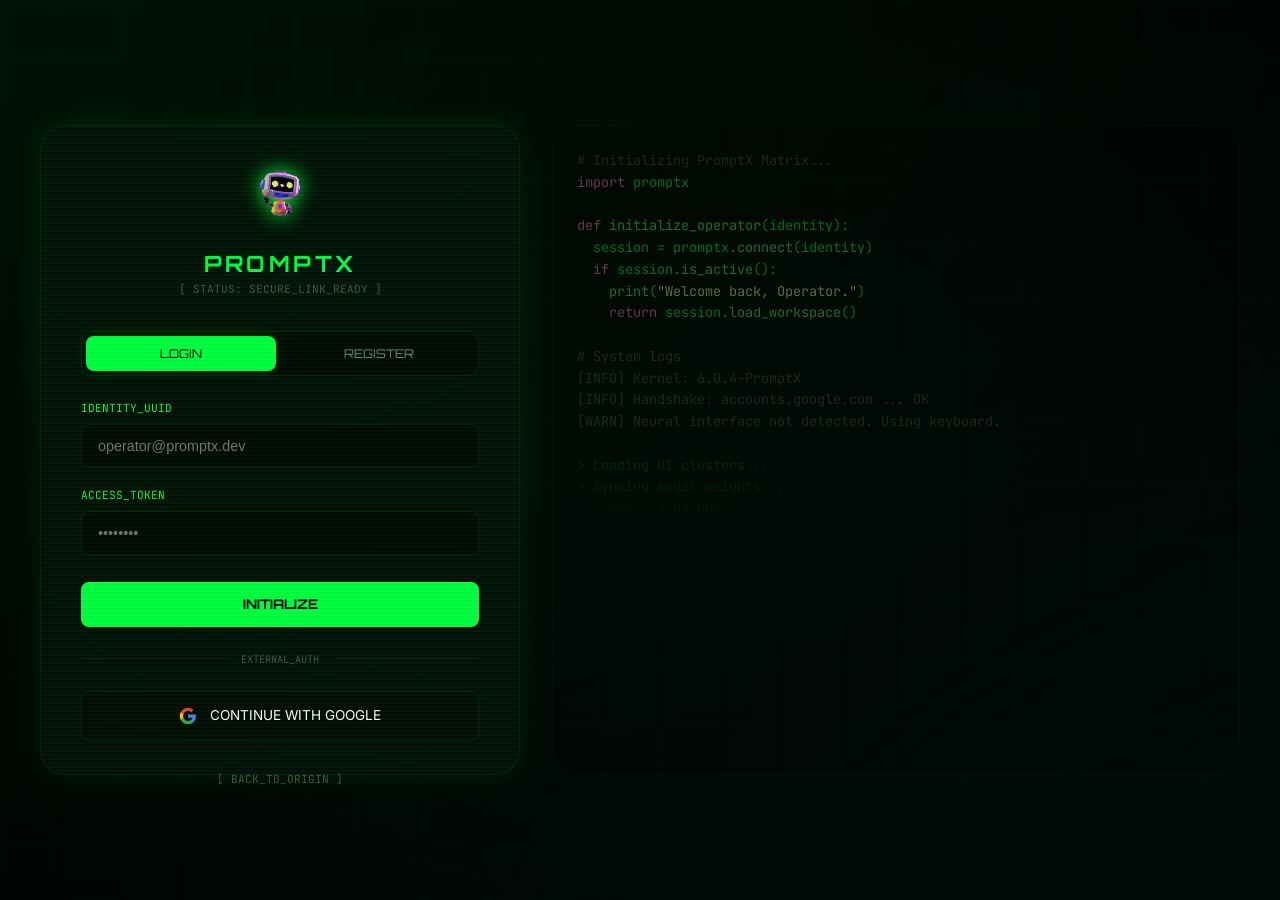
<file: frontend/login.html>
<!DOCTYPE html>
<html lang="en">
<head>
  <meta charset="UTF-8">
  <meta name="viewport" content="width=device-width, initial-scale=1.0">
  <title>Login — PromptX</title>
  <meta name="theme-color" content="#00ff41">
  <link rel="icon" type="image/svg+xml" href="Public/star.svg">
  <link rel="stylesheet" href="index.css">
  <style>
    /* Two-Column Cyberpunk Login */
    body {
      background: var(--bg-darker);
      color: var(--text-primary);
      min-height: 100vh;
      overflow-x: hidden;
      display: flex;
      align-items: center;
      justify-content: center;
    }

    .login-split-container {
      display: flex;
      width: 100%;
      max-width: 1200px; /* Wide for split layout */
      height: 650px;
      margin: 2rem;
      gap: 2rem;
      z-index: 100;
      animation: fadeIn 0.8s ease-out;
    }

    @keyframes fadeIn {
      from { opacity: 0; transform: translateY(20px); }
      to { opacity: 1; transform: translateY(0); }
    }

    /* LEFT SIDE: Login Card */
    .login-left {
      flex: 1;
      max-width: 480px;
      display: flex;
      flex-direction: column;
    }

    .login-card {
      background: var(--bg-card);
      backdrop-filter: blur(20px);
      border: 1px solid var(--border);
      border-radius: var(--radius-lg);
      padding: 2.5rem;
      height: 100%;
      display: flex;
      flex-direction: column;
      box-shadow: var(--shadow-glow);
      position: relative;
    }

    .login-card::after {
      content: "";
      position: absolute;
      inset: 0;
      background: linear-gradient(rgba(0, 255, 65, 0.03) 50%, transparent 50%);
      background-size: 100% 4px;
      pointer-events: none;
      border-radius: inherit;
    }

    /* RIGHT SIDE: Coding Preview (Ghost Terminal) */
    .login-right {
      flex: 1.2;
      background: rgba(0, 0, 0, 0.4);
      border: 1px solid var(--border);
      border-radius: var(--radius-lg);
      padding: 1.5rem;
      position: relative;
      overflow: hidden;
      opacity: 0.4; /* Low visibility as requested */
      transition: opacity 0.5s ease;
      display: flex;
      flex-direction: column;
    }

    .login-right:hover {
      opacity: 0.7;
    }

    .terminal-mock {
      font-family: var(--font-mono);
      font-size: 0.85rem;
      line-height: 1.6;
      color: var(--primary);
    }

    .code-comment { color: var(--text-muted); }
    .code-keyword { color: #ff79c6; }
    .code-string { color: #f1fa8c; }
    .code-func { color: #50fa7b; }

    /* Login Form Styles - Scaled for 100% zoom */
    .terminal-header { text-align: center; margin-bottom: 2rem; }
    .terminal-logo { width: 56px; height: 56px; margin-bottom: 1rem; filter: drop-shadow(0 0 10px var(--primary)); }
    .terminal-header h1 { font-family: var(--font-display); font-size: 1.4rem; letter-spacing: 0.15em; color: var(--primary); }
    
    .auth-tabs { display: flex; gap: 0.5rem; background: rgba(0,0,0,0.3); padding: 4px; border-radius: 12px; margin-bottom: 1.5rem; border: 1px solid var(--border); }
    .auth-tab { flex: 1; padding: 0.6rem; background: transparent; border: none; color: var(--text-secondary); font-family: var(--font-display); font-size: 0.75rem; cursor: pointer; border-radius: 8px; transition: 0.2s; }
    .auth-tab.active { background: var(--primary); color: #000; box-shadow: 0 0 15px var(--primary-glow); }

    .input-group { margin-bottom: 1.2rem; }
    .input-group label { display: block; font-family: var(--font-mono); font-size: 0.7rem; color: var(--primary); margin-bottom: 0.4rem; }
    .input-wrapper { background: rgba(0,0,0,0.3); border: 1px solid var(--border); border-radius: 8px; }
    .input-wrapper input { width: 100%; padding: 0.8rem 1rem; background: transparent; border: none; color: #fff; font-size: 0.9rem; outline: none; }
    
    .submit-btn { width: 100%; padding: 0.9rem; background: var(--primary); border: none; border-radius: 8px; color: #000; font-family: var(--font-display); font-weight: 700; cursor: pointer; transition: 0.3s; margin-top: 0.5rem; }
    .submit-btn:hover { background: var(--primary-hover); transform: translateY(-2px); box-shadow: 0 5px 15px rgba(0,255,65,0.3); }

    .social-divider { display: flex; align-items: center; gap: 1rem; margin: 1.5rem 0; font-family: var(--font-mono); font-size: 0.65rem; color: var(--text-muted); text-transform: uppercase; }
    .social-divider::before, .social-divider::after { content: ""; flex: 1; height: 1px; background: var(--border); }

    .google-btn { width: 100%; padding: 0.8rem; background: rgba(0,0,0,0.2); border: 1px solid var(--border); border-radius: 8px; color: #fff; display: flex; align-items: center; justify-content: center; gap: 0.8rem; text-decoration: none; font-size: 0.85rem; transition: 0.3s; }
    .google-btn:hover { background: rgba(0,255,65,0.05); border-color: var(--primary); }

    .auth-form { display: none; }
    .auth-form.active { display: block; animation: slideIn 0.3s ease; }
    @keyframes slideIn { from { opacity: 0; transform: translateX(-10px); } to { opacity: 1; transform: translateX(0); } }

    .msg-box { padding: 0.75rem; border-radius: 8px; font-family: var(--font-mono); font-size: 0.75rem; margin-bottom: 1.5rem; display: none; }
    .msg-box.show { display: block; }
    .msg-error { background: rgba(255,0,0,0.1); color: #ff5555; border: 1px solid rgba(255,0,0,0.3); }
    .msg-success { background: rgba(0,255,0,0.1); color: var(--primary); border: 1px solid var(--border); }

    @media (max-width: 900px) {
      .login-right { display: none; }
      .login-split-container { max-width: 450px; justify-content: center; }
    }
  </style>
</head>
<body>
  <div class="cyber-bg"></div>
  <div class="scanlines"></div>
  <div class="particles"><div class="particle"></div><div class="particle"></div><div class="particle"></div><div class="particle"></div><div class="particle"></div></div>

  <div class="login-split-container">
    <!-- Left: Login UI -->
    <div class="login-left">
      <div class="login-card">
        <div class="terminal-header">
          <img src="Public/bot-img.png" alt="Logo" class="terminal-logo">
          <h1>PROMPTX</h1>
          <p style="font-family: var(--font-mono); font-size: 0.7rem; color: var(--text-muted);">[ STATUS: SECURE_LINK_READY ]</p>
        </div>

        <div id="error-box" class="msg-box msg-error"></div>
        <div id="success-box" class="msg-box msg-success"></div>

        <div class="auth-tabs" id="auth-tabs-container">
          <button class="auth-tab active" data-tab="login" onclick="setTab('login')">LOGIN</button>
          <button class="auth-tab" data-tab="register" onclick="setTab('register')">REGISTER</button>
        </div>

        <!-- Login Form -->
        <form id="login-form" class="auth-form active" onsubmit="handleAuthSubmit(event, 'login')">
          <div class="input-group">
            <label>IDENTITY_UUID</label>
            <div class="input-wrapper">
              <input type="email" id="login-email" placeholder="operator@promptx.dev" required>
            </div>
          </div>
          <div class="input-group">
            <label>ACCESS_TOKEN</label>
            <div class="input-wrapper">
              <input type="password" id="login-password" placeholder="••••••••" required>
            </div>
          </div>
          <button type="submit" class="submit-btn" id="login-submit">INITIALIZE</button>
        </form>

        <!-- Register Form -->
        <form id="register-form" class="auth-form" onsubmit="handleAuthSubmit(event, 'register')">
          <div class="input-group">
            <label>ENTITY_NAME</label>
            <div class="input-wrapper">
              <input type="text" id="reg-name" placeholder="John Doe" required>
            </div>
          </div>
          <div class="input-group">
            <label>IDENTITY_UUID</label>
            <div class="input-wrapper">
              <input type="email" id="reg-email" placeholder="operator@promptx.dev" required>
            </div>
          </div>
          <div class="input-group">
            <label>NEW_ACCESS_TOKEN</label>
            <div class="input-wrapper">
              <input type="password" id="reg-password" placeholder="MIN 6 CHARS" required minlength="6">
            </div>
          </div>
          <button type="submit" class="submit-btn" id="reg-submit">CREATE_ACCOUNT</button>
        </form>

        <!-- OTP Screen -->
        <div id="otp-section" class="auth-form" style="text-align: center;">
          <p style="font-size: 0.8rem; margin-bottom: 1rem;">VERIFYING SIGNAL...</p>
          <div style="display: flex; gap: 0.5rem; justify-content: center; margin-bottom: 2rem;">
            <input type="text" class="otp-slot" style="width: 40px; height: 50px; background: rgba(0,0,0,0.4); border: 1px solid var(--border); color: var(--primary); text-align: center; border-radius: 6px;" maxlength="1">
            <input type="text" class="otp-slot" style="width: 40px; height: 50px; background: rgba(0,0,0,0.4); border: 1px solid var(--border); color: var(--primary); text-align: center; border-radius: 6px;" maxlength="1">
            <input type="text" class="otp-slot" style="width: 40px; height: 50px; background: rgba(0,0,0,0.4); border: 1px solid var(--border); color: var(--primary); text-align: center; border-radius: 6px;" maxlength="1">
            <input type="text" class="otp-slot" style="width: 40px; height: 50px; background: rgba(0,0,0,0.4); border: 1px solid var(--border); color: var(--primary); text-align: center; border-radius: 6px;" maxlength="1">
            <input type="text" class="otp-slot" style="width: 40px; height: 50px; background: rgba(0,0,0,0.4); border: 1px solid var(--border); color: var(--primary); text-align: center; border-radius: 6px;" maxlength="1">
            <input type="text" class="otp-slot" style="width: 40px; height: 50px; background: rgba(0,0,0,0.4); border: 1px solid var(--border); color: var(--primary); text-align: center; border-radius: 6px;" maxlength="1">
          </div>
          <button class="submit-btn" onclick="verifyOTPAction()">CONFIRM_IDENTITY</button>
        </div>

        <div class="social-divider" id="social-divider">EXTERNAL_AUTH</div>
        <a href="/login/google-oauth2/" class="google-btn" id="google-btn">
          <svg width="18" height="18" viewBox="0 0 24 24">
            <path fill="#4285F4" d="M22.56 12.25c0-.78-.07-1.53-.2-2.25H12v4.26h5.92c-.26 1.37-1.04 2.53-2.21 3.31v2.77h3.57c2.08-1.92 3.28-4.74 3.28-8.09z"/>
            <path fill="#34A853" d="M12 23c2.97 0 5.46-.98 7.28-2.66l-3.57-2.77c-.98.66-2.23 1.06-3.71 1.06-2.86 0-5.29-1.93-6.16-4.53H2.18v2.84C3.99 20.53 7.7 23 12 23z"/>
            <path fill="#FBBC05" d="M5.84 14.09c-.22-.66-.35-1.36-.35-2.09s.13-1.43.35-2.09V7.07H2.18C1.43 8.55 1 10.22 1 12s.43 3.45 1.18 4.93l2.85-2.22.81-.62z"/>
            <path fill="#EA4335" d="M12 5.38c1.62 0 3.06.56 4.21 1.64l3.15-3.15C17.45 2.09 14.97 1 12 1 7.7 1 3.99 3.47 2.18 7.07l3.66 2.84c.87-2.6 3.3-4.53 6.16-4.53z"/>
          </svg>
          CONTINUE WITH GOOGLE
        </a>

        <div style="text-align: center; margin-top: auto; padding-top: 1.5rem;">
          <a href="index.html" style="color: var(--text-muted); text-decoration: none; font-family: var(--font-mono); font-size: 0.7rem;">[ BACK_TO_ORIGIN ]</a>
        </div>
      </div>
    </div>

    <!-- Right: Ghost Coding Preview -->
    <div class="login-right">
      <div class="terminal-mock">
        <span class="code-comment"># Initializing PromptX Matrix...</span><br>
        <span class="code-keyword">import</span> promptx<br><br>
        <span class="code-keyword">def</span> <span class="code-func">initialize_operator</span>(identity):<br>
        &nbsp;&nbsp;session = promptx.<span class="code-func">connect</span>(identity)<br>
        &nbsp;&nbsp;<span class="code-keyword">if</span> session.<span class="code-func">is_active</span>():<br>
        &nbsp;&nbsp;&nbsp;&nbsp;<span class="code-func">print</span>(<span class="code-string">"Welcome back, Operator."</span>)<br>
        &nbsp;&nbsp;&nbsp;&nbsp;<span class="code-keyword">return</span> session.<span class="code-func">load_workspace</span>()<br><br>
        <span class="code-comment"># System logs</span><br>
        <span style="color:var(--text-muted)">[INFO] Kernel: 6.0.4-PromptX</span><br>
        <span style="color:var(--text-muted)">[INFO] Handshake: accounts.google.com ... OK</span><br>
        <span style="color:var(--text-muted)">[WARN] Neural interface not detected. Using keyboard.</span><br>
        <br>
        <span style="color:rgba(0,255,65,0.3)">> Loading UI clusters...</span><br>
        <span style="color:rgba(0,255,65,0.2)">> Syncing model weights...</span><br>
        <span style="color:rgba(0,255,65,0.1)">> Preparing dashboard...</span><br>
      </div>
    </div>
  </div>

  <script>
    let currentEmail = '';

    function setTab(tab) {
      const tabs = document.querySelectorAll('.auth-tab');
      const forms = document.querySelectorAll('.auth-form');
      tabs.forEach(t => t.classList.remove('active'));
      forms.forEach(f => f.classList.remove('active'));

      const activeTab = Array.from(tabs).find(t => t.dataset.tab === tab);
      if (activeTab) activeTab.classList.add('active');

      if (tab === 'login') {
        document.getElementById('login-form').classList.add('active');
        document.getElementById('social-divider').style.display = 'flex';
        document.getElementById('google-btn').style.display = 'flex';
      } else if (tab === 'register') {
        document.getElementById('register-form').classList.add('active');
        document.getElementById('social-divider').style.display = 'flex';
        document.getElementById('google-btn').style.display = 'flex';
      }
    }

    async function handleAuthSubmit(e, type) {
      e.preventDefault();
      const errorBox = document.getElementById('error-box');
      const successBox = document.getElementById('success-box');
      errorBox.classList.remove('show');
      successBox.classList.remove('show');

      const btn = e.target.querySelector('button[type="submit"]');
      const originalText = btn.textContent;
      btn.disabled = true;
      btn.textContent = 'CONNECTING...';

      let data = {};
      if (type === 'login') {
        data = {
          email: document.getElementById('login-email').value,
          password: document.getElementById('login-password').value
        };
      } else {
        data = {
          name: document.getElementById('reg-name').value,
          email: document.getElementById('reg-email').value,
          password: document.getElementById('reg-password').value
        };
        currentEmail = data.email;
      }

      try {
        const response = await fetch(`/api/${type}/`, {
          method: 'POST',
          headers: { 'Content-Type': 'application/json' },
          body: JSON.stringify(data)
        });

        const result = await response.json();

        if (response.ok) {
          if (type === 'login') {
            successBox.textContent = 'ACCESS GRANTED. REDIRECTING...';
            successBox.classList.add('show');
            setTimeout(() => window.location.href = '/choose/', 1000);
          } else {
            successBox.textContent = 'IDENTITY CREATED. VERIFY OTP.';
            successBox.classList.add('show');
            
            // Show OTP Screen
            document.getElementById('register-form').classList.remove('active');
            document.getElementById('otp-section').classList.add('active');
            document.getElementById('auth-tabs-container').style.display = 'none';
            document.getElementById('social-divider').style.display = 'none';
            document.getElementById('google-btn').style.display = 'none';
          }
        } else {
          errorBox.textContent = result.error || 'UNAUTHORIZED ACCESS';
          errorBox.classList.add('show');
        }
      } catch (err) {
        errorBox.textContent = 'COMMUNICATION ERROR: SYSTEM OFFLINE';
        errorBox.classList.add('show');
      } finally {
        btn.disabled = false;
        btn.textContent = originalText;
      }
    }

    async function verifyOTPAction() {
      const errorBox = document.getElementById('error-box');
      const slots = document.querySelectorAll('.otp-slot');
      const otp = Array.from(slots).map(s => s.value).join('');

      if (otp.length < 6) return;

      try {
        const response = await fetch('/api/verify-otp/', {
          method: 'POST',
          headers: { 'Content-Type': 'application/json' },
          body: JSON.stringify({ email: currentEmail, otp: otp })
        });

        const result = await response.json();

        if (response.ok) {
          window.location.href = '/choose/';
        } else {
          errorBox.textContent = result.error || 'INVALID SIGNAL';
          errorBox.classList.add('show');
        }
      } catch (err) {
        errorBox.textContent = 'ENCRYPTION ERROR';
        errorBox.classList.add('show');
      }
    }

    // Auto-focus OTP slots
    document.querySelectorAll('.otp-slot').forEach((slot, idx) => {
      slot.addEventListener('input', (e) => {
        if (e.target.value.length === 1 && idx < 5) {
          document.querySelectorAll('.otp-slot')[idx + 1].focus();
        }
      });
      slot.addEventListener('keydown', (e) => {
        if (e.key === 'Backspace' && !e.target.value && idx > 0) {
          document.querySelectorAll('.otp-slot')[idx - 1].focus();
        }
      });
    });
  </script>
</body>
</html>
</file>
<file: frontend/index.css>
/* ===== PROMPTX CYBERPUNK THEME ===== */
/* Inspired by Firecrawl.dev — Green/Black Cyberpunk */

@import url('https://fonts.googleapis.com/css2?family=Inter:wght@300;400;500;600;700;800;900&family=Orbitron:wght@400;500;600;700;800;900&family=JetBrains+Mono:wght@400;500;600;700&display=swap');

:root {
  --bg-dark: #030805;
  --bg-darker: #010402;
  --bg-sidebar: #060d08;
  --bg-card: rgba(6, 20, 10, 0.7);
  --bg-card-hover: rgba(10, 30, 15, 0.85);
  --text-primary: #e0f0e4;
  --text-secondary: #6b8f72;
  --text-muted: #3d5c43;
  --primary: #00ff41;
  --primary-hover: #00cc34;
  --primary-dim: #00aa2a;
  --primary-glow: rgba(0, 255, 65, 0.15);
  --primary-light: rgba(0, 255, 65, 0.08);
  --primary-ultra-light: rgba(0, 255, 65, 0.03);
  --secondary: #39ff14;
  --accent: #00e5ff;
  --accent-dim: rgba(0, 229, 255, 0.1);
  --success: #00ff41;
  --warning: #ffaa00;
  --error: #ff3131;
  --border: rgba(0, 255, 65, 0.1);
  --border-hover: rgba(0, 255, 65, 0.25);
  --border-active: rgba(0, 255, 65, 0.4);
  --radius: 16px;
  --radius-sm: 8px;
  --radius-lg: 24px;
  --shadow: 0 8px 32px rgba(0, 0, 0, 0.6);
  --shadow-glow: 0 0 30px rgba(0, 255, 65, 0.1);
  --shadow-glow-strong: 0 0 60px rgba(0, 255, 65, 0.2);
  --font-body: 'Inter', -apple-system, BlinkMacSystemFont, sans-serif;
  --font-display: 'Orbitron', 'Inter', sans-serif;
  --font-mono: 'JetBrains Mono', 'Fira Code', monospace;
  --transition: all 0.3s cubic-bezier(0.4, 0, 0.2, 1);
  --transition-fast: all 0.15s ease;
}

/* ===== RESET & BASE ===== */
*, *::before, *::after {
  margin: 0;
  padding: 0;
  box-sizing: border-box;
}

html {
  scroll-behavior: smooth;
  scrollbar-width: thin;
  scrollbar-color: var(--primary-dim) transparent;
}

body {
  font-family: var(--font-body);
  background: var(--bg-dark);
  color: var(--text-primary);
  line-height: 1.6;
  min-height: 100vh;
  overflow-x: hidden;
  -webkit-font-smoothing: antialiased;
  -moz-osx-font-smoothing: grayscale;
}

/* ===== SCROLLBAR ===== */
::-webkit-scrollbar { width: 6px; height: 6px; }
::-webkit-scrollbar-track { background: transparent; }
::-webkit-scrollbar-thumb { background: var(--primary-dim); border-radius: 3px; }
::-webkit-scrollbar-thumb:hover { background: var(--primary); }

/* ===== CYBERPUNK BACKGROUND ===== */
.cyber-bg {
  position: fixed;
  top: 0; left: 0;
  width: 100%; height: 100%;
  pointer-events: none;
  z-index: 0;
  overflow: hidden;
}

.cyber-bg::before {
  content: '';
  position: absolute;
  top: -50%; left: -50%;
  width: 200%; height: 200%;
  background: 
    radial-gradient(ellipse at 20% 20%, rgba(0, 255, 65, 0.06) 0%, transparent 50%),
    radial-gradient(ellipse at 80% 80%, rgba(0, 229, 255, 0.04) 0%, transparent 50%),
    radial-gradient(ellipse at 50% 50%, rgba(0, 255, 65, 0.02) 0%, transparent 70%);
  animation: bgPulse 15s ease-in-out infinite alternate;
}

.cyber-bg::after {
  content: '';
  position: absolute;
  top: 0; left: 0;
  width: 100%; height: 100%;
  background-image: 
    linear-gradient(rgba(0, 255, 65, 0.015) 1px, transparent 1px),
    linear-gradient(90deg, rgba(0, 255, 65, 0.015) 1px, transparent 1px);
  background-size: 60px 60px;
  animation: gridScroll 30s linear infinite;
}

@keyframes bgPulse {
  0% { transform: translate(0, 0) rotate(0deg); }
  100% { transform: translate(-2%, -2%) rotate(1deg); }
}

@keyframes gridScroll {
  0% { transform: translateY(0); }
  100% { transform: translateY(60px); }
}

/* Scanline effect */
.scanlines {
  position: fixed;
  top: 0; left: 0;
  width: 100%; height: 100%;
  pointer-events: none;
  z-index: 9999;
  background: repeating-linear-gradient(
    0deg,
    transparent,
    transparent 2px,
    rgba(0, 0, 0, 0.03) 2px,
    rgba(0, 0, 0, 0.03) 4px
  );
}

/* ===== NAVIGATION ===== */
.navbar {
  position: fixed;
  top: 0; left: 0; right: 0;
  z-index: 1000;
  padding: 0 2rem;
  height: 72px;
  display: flex;
  align-items: center;
  justify-content: space-between;
  background: rgba(3, 8, 5, 0.85);
  backdrop-filter: blur(20px) saturate(180%);
  border-bottom: 1px solid var(--border);
  transition: var(--transition);
}

.navbar.scrolled {
  background: rgba(3, 8, 5, 0.95);
  box-shadow: 0 4px 30px rgba(0, 0, 0, 0.5);
}

.nav-brand {
  display: flex;
  align-items: center;
  gap: 0.75rem;
  text-decoration: none;
}

.nav-brand img {
  width: 36px;
  height: 36px;
  filter: drop-shadow(0 0 8px rgba(0, 255, 65, 0.4));
}

.nav-brand-text {
  font-family: var(--font-display);
  font-size: 1.2rem;
  font-weight: 800;
  background: linear-gradient(135deg, var(--primary) 0%, var(--accent) 100%);
  -webkit-background-clip: text;
  background-clip: text;
  -webkit-text-fill-color: transparent;
  letter-spacing: 0.1em;
}

.nav-links {
  display: flex;
  align-items: center;
  gap: 0.25rem;
  list-style: none;
}

.nav-links a {
  color: var(--text-secondary);
  text-decoration: none;
  padding: 0.5rem 1rem;
  font-size: 0.9rem;
  font-weight: 500;
  border-radius: var(--radius-sm);
  transition: var(--transition-fast);
  position: relative;
}

.nav-links a:hover {
  color: var(--text-primary);
  background: var(--primary-light);
}

.nav-links a.active {
  color: var(--primary);
}

.nav-actions {
  display: flex;
  align-items: center;
  gap: 0.75rem;
}

.nav-github {
  display: flex;
  align-items: center;
  gap: 0.5rem;
  padding: 0.5rem 1rem;
  background: var(--primary-light);
  border: 1px solid var(--border);
  border-radius: var(--radius-sm);
  color: var(--text-secondary);
  text-decoration: none;
  font-size: 0.85rem;
  font-weight: 500;
  transition: var(--transition);
}

.nav-github:hover {
  border-color: var(--border-hover);
  color: var(--text-primary);
  background: var(--primary-glow);
}

.nav-github svg {
  width: 18px;
  height: 18px;
  fill: currentColor;
}

.btn-primary {
  display: inline-flex;
  align-items: center;
  gap: 0.5rem;
  padding: 0.6rem 1.5rem;
  background: var(--primary);
  color: var(--bg-dark);
  border: none;
  border-radius: var(--radius-sm);
  font-size: 0.9rem;
  font-weight: 700;
  cursor: pointer;
  transition: var(--transition);
  text-decoration: none;
  white-space: nowrap;
  position: relative;
  overflow: hidden;
}

.btn-primary::before {
  content: '';
  position: absolute;
  top: 0; left: -100%;
  width: 100%; height: 100%;
  background: linear-gradient(90deg, transparent, rgba(255,255,255,0.2), transparent);
  transition: left 0.5s ease;
}

.btn-primary:hover::before {
  left: 100%;
}

.btn-primary:hover {
  background: var(--secondary);
  box-shadow: 0 0 20px rgba(0, 255, 65, 0.4), 0 0 60px rgba(0, 255, 65, 0.1);
  transform: translateY(-1px);
}

.btn-secondary {
  display: inline-flex;
  align-items: center;
  gap: 0.5rem;
  padding: 0.6rem 1.5rem;
  background: transparent;
  color: var(--text-primary);
  border: 1px solid var(--border);
  border-radius: var(--radius-sm);
  font-size: 0.9rem;
  font-weight: 600;
  cursor: pointer;
  transition: var(--transition);
  text-decoration: none;
}

.btn-secondary:hover {
  border-color: var(--primary);
  color: var(--primary);
  background: var(--primary-light);
}

/* ===== HERO SECTION ===== */
.hero {
  min-height: 100vh;
  display: flex;
  flex-direction: column;
  align-items: center;
  justify-content: center;
  text-align: center;
  padding: 8rem 2rem 4rem;
  position: relative;
  z-index: 1;
}

.hero-badge {
  display: inline-flex;
  align-items: center;
  gap: 0.5rem;
  padding: 0.4rem 1rem 0.4rem 0.5rem;
  background: var(--primary-light);
  border: 1px solid var(--border);
  border-radius: 100px;
  font-size: 0.82rem;
  color: var(--text-secondary);
  margin-bottom: 2rem;
  cursor: pointer;
  transition: var(--transition);
  animation: fadeInDown 0.6s ease;
}

.hero-badge:hover {
  border-color: var(--primary);
  background: var(--primary-glow);
}

.hero-badge .badge-dot {
  width: 8px; height: 8px;
  border-radius: 50%;
  background: var(--primary);
  box-shadow: 0 0 10px var(--primary);
  animation: dotPulse 2s ease-in-out infinite;
}

@keyframes dotPulse {
  0%, 100% { opacity: 1; box-shadow: 0 0 10px var(--primary); }
  50% { opacity: 0.5; box-shadow: 0 0 20px var(--primary); }
}

.hero-badge span {
  color: var(--primary);
  font-weight: 600;
}

.hero h1 {
  font-family: var(--font-body);
  font-size: clamp(2.5rem, 6vw, 4.5rem);
  font-weight: 800;
  line-height: 1.1;
  max-width: 900px;
  margin-bottom: 1.5rem;
  animation: fadeInUp 0.8s ease;
  letter-spacing: -0.02em;
}

.hero h1 .text-gradient {
  background: linear-gradient(135deg, var(--primary) 0%, var(--accent) 50%, var(--primary) 100%);
  background-size: 200% auto;
  -webkit-background-clip: text;
  background-clip: text;
  -webkit-text-fill-color: transparent;
  animation: shimmer 3s linear infinite;
}

@keyframes shimmer {
  0% { background-position: 0% center; }
  100% { background-position: 200% center; }
}

.hero-subtitle {
  font-size: clamp(1rem, 2vw, 1.25rem);
  color: var(--text-secondary);
  max-width: 600px;
  line-height: 1.7;
  margin-bottom: 2.5rem;
  animation: fadeInUp 0.8s ease 0.2s both;
}

.hero-subtitle a {
  color: var(--primary);
  text-decoration: none;
  font-weight: 600;
  border-bottom: 1px solid transparent;
  transition: var(--transition-fast);
}

.hero-subtitle a:hover {
  border-bottom-color: var(--primary);
}

.hero-actions {
  display: flex;
  gap: 1rem;
  margin-bottom: 4rem;
  animation: fadeInUp 0.8s ease 0.4s both;
}

.hero-actions .btn-primary {
  padding: 0.85rem 2rem;
  font-size: 1rem;
}

.hero-actions .btn-secondary {
  padding: 0.85rem 2rem;
  font-size: 1rem;
}

/* ===== CODE PREVIEW (Hero) ===== */
.code-preview {
  max-width: 720px;
  width: 100%;
  animation: fadeInUp 0.8s ease 0.6s both;
}

.code-window {
  background: rgba(6, 15, 8, 0.9);
  border: 1px solid var(--border);
  border-radius: var(--radius);
  overflow: hidden;
  box-shadow: var(--shadow), var(--shadow-glow);
  backdrop-filter: blur(20px);
}

.code-window-header {
  display: flex;
  align-items: center;
  justify-content: space-between;
  padding: 0.85rem 1.25rem;
  background: rgba(0, 0, 0, 0.4);
  border-bottom: 1px solid var(--border);
}

.code-window-dots {
  display: flex;
  gap: 8px;
}

.code-window-dots span {
  width: 12px; height: 12px;
  border-radius: 50%;
  background: rgba(255,255,255,0.1);
}

.code-window-dots span:nth-child(1) { background: #ff5f57; }
.code-window-dots span:nth-child(2) { background: #ffbd2e; }
.code-window-dots span:nth-child(3) { background: #28c840; }

.code-window-title {
  font-family: var(--font-mono);
  font-size: 0.8rem;
  color: var(--text-muted);
}

.code-window-actions {
  display: flex;
  gap: 0.5rem;
}

.code-copy-btn {
  background: transparent;
  border: 1px solid var(--border);
  border-radius: 6px;
  color: var(--text-muted);
  padding: 0.3rem 0.6rem;
  font-size: 0.75rem;
  cursor: pointer;
  transition: var(--transition-fast);
  font-family: var(--font-mono);
}

.code-copy-btn:hover {
  border-color: var(--primary);
  color: var(--primary);
}

.code-body {
  padding: 1.5rem;
  overflow-x: auto;
}

.code-body pre {
  font-family: var(--font-mono);
  font-size: 0.85rem;
  line-height: 1.7;
  color: var(--text-secondary);
  white-space: pre;
  margin: 0;
}

.code-body .line-number {
  color: var(--text-muted);
  user-select: none;
  margin-right: 1.5rem;
  display: inline-block;
  min-width: 1.5rem;
  text-align: right;
}

.code-body .keyword { color: #ff79c6; }
.code-body .function { color: var(--primary); }
.code-body .string { color: #f1fa8c; }
.code-body .comment { color: var(--text-muted); font-style: italic; }
.code-body .variable { color: var(--accent); }
.code-body .operator { color: #ff79c6; }
.code-body .property { color: #8be9fd; }

/* Output Preview */
.code-output {
  margin-top: 0;
  border-top: 1px solid var(--border);
  padding: 1.25rem 1.5rem;
  background: rgba(0, 255, 65, 0.02);
}

.code-output pre {
  font-family: var(--font-mono);
  font-size: 0.8rem;
  line-height: 1.6;
  color: var(--primary);
  white-space: pre;
  opacity: 0.8;
}

/* ===== SECTION SHARED ===== */
.section {
  padding: 6rem 2rem;
  position: relative;
  z-index: 1;
}

.section-header {
  text-align: center;
  max-width: 700px;
  margin: 0 auto 4rem;
}

.section-header h2 {
  font-size: clamp(1.75rem, 4vw, 2.75rem);
  font-weight: 800;
  margin-bottom: 1rem;
  letter-spacing: -0.02em;
}

.section-header h2 .text-gradient {
  background: linear-gradient(135deg, var(--primary), var(--accent));
  -webkit-background-clip: text;
  background-clip: text;
  -webkit-text-fill-color: transparent;
}

.section-header p {
  font-size: 1.05rem;
  color: var(--text-secondary);
  line-height: 1.7;
}

.section-divider {
  width: 60px;
  height: 3px;
  background: linear-gradient(90deg, var(--primary), transparent);
  border-radius: 2px;
  margin: 0 auto 2rem;
}

/* ===== TRY IT / DEMO SECTION ===== */
.demo-section {
  background: linear-gradient(180deg, transparent 0%, rgba(0, 255, 65, 0.02) 50%, transparent 100%);
}

.demo-container {
  max-width: 900px;
  margin: 0 auto;
}

.demo-tabs {
  display: flex;
  gap: 0.25rem;
  margin-bottom: 1.5rem;
  background: rgba(0, 0, 0, 0.3);
  padding: 0.35rem;
  border-radius: var(--radius-sm);
  border: 1px solid var(--border);
  width: fit-content;
  margin-left: auto;
  margin-right: auto;
}

.demo-tab {
  padding: 0.5rem 1.25rem;
  background: transparent;
  border: none;
  border-radius: 6px;
  color: var(--text-secondary);
  font-size: 0.85rem;
  font-weight: 500;
  cursor: pointer;
  transition: var(--transition-fast);
  font-family: var(--font-body);
}

.demo-tab:hover {
  color: var(--text-primary);
}

.demo-tab.active {
  background: var(--primary);
  color: var(--bg-dark);
  font-weight: 700;
}

/* ===== FEATURES SECTION ===== */
.features-grid {
  display: grid;
  grid-template-columns: repeat(auto-fit, minmax(280px, 1fr));
  gap: 1.5rem;
  max-width: 1100px;
  margin: 0 auto;
}

.feature-card {
  background: var(--bg-card);
  border: 1px solid var(--border);
  border-radius: var(--radius);
  padding: 2rem;
  transition: var(--transition);
  position: relative;
  overflow: hidden;
  backdrop-filter: blur(10px);
}

.feature-card::before {
  content: '';
  position: absolute;
  top: 0; left: 0;
  width: 100%; height: 2px;
  background: linear-gradient(90deg, transparent, var(--primary), transparent);
  opacity: 0;
  transition: opacity 0.3s ease;
}

.feature-card:hover {
  border-color: var(--border-hover);
  transform: translateY(-4px);
  box-shadow: var(--shadow-glow);
  background: var(--bg-card-hover);
}

.feature-card:hover::before {
  opacity: 1;
}

.feature-icon {
  width: 48px;
  height: 48px;
  border-radius: 12px;
  background: var(--primary-light);
  border: 1px solid var(--border);
  display: flex;
  align-items: center;
  justify-content: center;
  margin-bottom: 1.25rem;
  color: var(--primary);
  font-size: 1.5rem;
  transition: var(--transition);
}

.feature-card:hover .feature-icon {
  background: var(--primary-glow);
  border-color: var(--primary);
  box-shadow: 0 0 20px rgba(0, 255, 65, 0.2);
}

.feature-card h3 {
  font-size: 1.15rem;
  font-weight: 700;
  margin-bottom: 0.75rem;
  color: var(--text-primary);
}

.feature-card p {
  font-size: 0.9rem;
  color: var(--text-secondary);
  line-height: 1.6;
}

/* ===== STATS SECTION ===== */
.stats-section {
  background: linear-gradient(180deg, rgba(0, 255, 65, 0.02) 0%, transparent 100%);
  border-top: 1px solid var(--border);
  border-bottom: 1px solid var(--border);
}

.stats-grid {
  display: grid;
  grid-template-columns: repeat(4, 1fr);
  gap: 2rem;
  max-width: 900px;
  margin: 0 auto;
}

.stat-item {
  text-align: center;
  padding: 1.5rem;
}

.stat-value {
  font-family: var(--font-display);
  font-size: clamp(2rem, 4vw, 3rem);
  font-weight: 800;
  color: var(--primary);
  text-shadow: 0 0 30px rgba(0, 255, 65, 0.3);
  margin-bottom: 0.5rem;
}

.stat-label {
  font-size: 0.9rem;
  color: var(--text-secondary);
  font-weight: 500;
}

/* ===== INTEGRATIONS / HOW IT WORKS ===== */
.integrations-section {
  overflow: hidden;
}

.integration-cards {
  display: grid;
  grid-template-columns: repeat(auto-fit, minmax(300px, 1fr));
  gap: 1.5rem;
  max-width: 1100px;
  margin: 0 auto;
}

.integration-card {
  background: var(--bg-card);
  border: 1px solid var(--border);
  border-radius: var(--radius);
  padding: 2rem;
  display: flex;
  flex-direction: column;
  gap: 1rem;
  transition: var(--transition);
  text-decoration: none;
  color: inherit;
}

.integration-card:hover {
  border-color: var(--border-hover);
  transform: translateY(-2px);
  box-shadow: var(--shadow-glow);
}

.integration-card h3 {
  font-size: 1.1rem;
  font-weight: 700;
  display: flex;
  align-items: center;
  gap: 0.75rem;
}

.integration-card p {
  font-size: 0.9rem;
  color: var(--text-secondary);
  line-height: 1.6;
}

.integration-card .card-arrow {
  color: var(--primary);
  font-size: 1.25rem;
  margin-top: auto;
  transition: transform 0.3s ease;
}

.integration-card:hover .card-arrow {
  transform: translateX(4px);
}

/* ===== TESTIMONIALS ===== */
.testimonials-section {
  background: linear-gradient(180deg, transparent, rgba(0, 255, 65, 0.01), transparent);
}

.testimonials-track {
  overflow: hidden;
  position: relative;
  max-width: 1200px;
  margin: 0 auto;
}

.testimonials-track::before,
.testimonials-track::after {
  content: '';
  position: absolute;
  top: 0;
  width: 100px;
  height: 100%;
  z-index: 2;
  pointer-events: none;
}

.testimonials-track::before {
  left: 0;
  background: linear-gradient(90deg, var(--bg-dark), transparent);
}

.testimonials-track::after {
  right: 0;
  background: linear-gradient(-90deg, var(--bg-dark), transparent);
}

.testimonials-scroll {
  display: flex;
  gap: 1.5rem;
  animation: scrollTestimonials 40s linear infinite;
  width: max-content;
}

.testimonials-scroll:hover {
  animation-play-state: paused;
}

@keyframes scrollTestimonials {
  0% { transform: translateX(0); }
  100% { transform: translateX(-50%); }
}

.testimonial-card {
  background: var(--bg-card);
  border: 1px solid var(--border);
  border-radius: var(--radius);
  padding: 1.5rem;
  min-width: 340px;
  max-width: 340px;
  flex-shrink: 0;
  transition: var(--transition);
}

.testimonial-card:hover {
  border-color: var(--border-hover);
}

.testimonial-header {
  display: flex;
  align-items: center;
  gap: 0.75rem;
  margin-bottom: 1rem;
}

.testimonial-avatar {
  width: 40px;
  height: 40px;
  border-radius: 50%;
  background: linear-gradient(135deg, var(--primary-dim), var(--accent));
  display: flex;
  align-items: center;
  justify-content: center;
  font-weight: 700;
  font-size: 1rem;
  color: var(--bg-dark);
  flex-shrink: 0;
}

.testimonial-info h4 {
  font-size: 0.9rem;
  font-weight: 600;
}

.testimonial-info span {
  font-size: 0.8rem;
  color: var(--text-muted);
}

.testimonial-card p {
  font-size: 0.88rem;
  color: var(--text-secondary);
  line-height: 1.6;
}

/* ===== USE CASES / CTA ===== */
.use-cases-grid {
  display: grid;
  grid-template-columns: repeat(auto-fit, minmax(240px, 1fr));
  gap: 1.25rem;
  max-width: 1100px;
  margin: 0 auto;
}

.use-case-card {
  background: var(--bg-card);
  border: 1px solid var(--border);
  border-radius: var(--radius);
  padding: 1.75rem;
  transition: var(--transition);
  cursor: pointer;
  position: relative;
  overflow: hidden;
}

.use-case-card:hover {
  border-color: var(--primary);
  transform: translateY(-3px);
  box-shadow: var(--shadow-glow);
}

.use-case-card .use-case-emoji {
  font-size: 2rem;
  margin-bottom: 1rem;
  display: block;
}

.use-case-card h3 {
  font-size: 1.05rem;
  font-weight: 700;
  margin-bottom: 0.5rem;
}

.use-case-card p {
  font-size: 0.85rem;
  color: var(--text-secondary);
  line-height: 1.5;
}

/* ===== CTA SECTION ===== */
.cta-section {
  text-align: center;
  padding: 6rem 2rem;
  position: relative;
}

.cta-section::before {
  content: '';
  position: absolute;
  top: 0; left: 50%;
  transform: translateX(-50%);
  width: 600px;
  height: 400px;
  background: radial-gradient(ellipse, rgba(0, 255, 65, 0.08), transparent 70%);
  pointer-events: none;
}

.cta-section h2 {
  font-size: clamp(2rem, 4vw, 3rem);
  font-weight: 800;
  margin-bottom: 1rem;
}

.cta-section p {
  color: var(--text-secondary);
  font-size: 1.1rem;
  margin-bottom: 2rem;
  max-width: 500px;
  margin-left: auto;
  margin-right: auto;
}

.cta-actions {
  display: flex;
  gap: 1rem;
  justify-content: center;
}

/* ===== FOOTER ===== */
.footer {
  border-top: 1px solid var(--border);
  padding: 4rem 2rem 2rem;
  background: rgba(0, 0, 0, 0.3);
  position: relative;
  z-index: 1;
}

.footer-grid {
  display: grid;
  grid-template-columns: 2fr repeat(3, 1fr);
  gap: 3rem;
  max-width: 1100px;
  margin: 0 auto 3rem;
}

.footer-brand {
  display: flex;
  flex-direction: column;
  gap: 1rem;
}

.footer-brand .nav-brand-text {
  font-size: 1.1rem;
}

.footer-brand p {
  font-size: 0.85rem;
  color: var(--text-muted);
  line-height: 1.6;
  max-width: 280px;
}

.footer-socials {
  display: flex;
  gap: 0.75rem;
  margin-top: 0.5rem;
}

.footer-socials a {
  width: 36px; height: 36px;
  border-radius: 8px;
  background: var(--primary-light);
  border: 1px solid var(--border);
  display: flex;
  align-items: center;
  justify-content: center;
  color: var(--text-secondary);
  transition: var(--transition);
  text-decoration: none;
  font-size: 0.9rem;
}

.footer-socials a:hover {
  border-color: var(--primary);
  color: var(--primary);
  background: var(--primary-glow);
}

.footer-column h4 {
  font-size: 0.85rem;
  font-weight: 700;
  color: var(--text-primary);
  text-transform: uppercase;
  letter-spacing: 0.08em;
  margin-bottom: 1rem;
}

.footer-column a {
  display: block;
  color: var(--text-muted);
  text-decoration: none;
  font-size: 0.85rem;
  padding: 0.3rem 0;
  transition: var(--transition-fast);
}

.footer-column a:hover {
  color: var(--primary);
  transform: translateX(4px);
}

.footer-bottom {
  display: flex;
  justify-content: space-between;
  align-items: center;
  max-width: 1100px;
  margin: 0 auto;
  padding-top: 2rem;
  border-top: 1px solid var(--border);
  font-size: 0.8rem;
  color: var(--text-muted);
}

/* ===== APP/CHAT SECTION (built into page) ===== */
.app-section {
  max-width: 900px;
  margin: 0 auto;
  position: relative;
}

.app-window {
  background: var(--bg-card);
  border: 1px solid var(--border);
  border-radius: var(--radius);
  overflow: hidden;
  box-shadow: var(--shadow), var(--shadow-glow);
  min-height: 500px;
  display: flex;
  flex-direction: column;
}

.app-header {
  display: flex;
  align-items: center;
  justify-content: space-between;
  padding: 1rem 1.5rem;
  background: rgba(0, 0, 0, 0.4);
  border-bottom: 1px solid var(--border);
}

.app-header-left {
  display: flex;
  align-items: center;
  gap: 0.75rem;
}

.app-header-left img {
  width: 28px; height: 28px;
}

.app-header-left span {
  font-family: var(--font-display);
  font-weight: 700;
  font-size: 0.9rem;
  color: var(--primary);
  letter-spacing: 0.05em;
}

.app-mode-tabs {
  display: flex;
  gap: 0.25rem;
  background: rgba(0,0,0,0.3);
  padding: 0.25rem;
  border-radius: 6px;
  border: 1px solid var(--border);
}

.app-mode-tab {
  padding: 0.4rem 1rem;
  background: transparent;
  border: none;
  border-radius: 4px;
  color: var(--text-secondary);
  font-size: 0.8rem;
  font-weight: 500;
  cursor: pointer;
  transition: var(--transition-fast);
  font-family: var(--font-body);
}

.app-mode-tab:hover {
  color: var(--text-primary);
}

.app-mode-tab.active {
  background: var(--primary);
  color: var(--bg-dark);
  font-weight: 700;
}

/* Chat Messages */
.chat-messages {
  flex: 1;
  overflow-y: auto;
  padding: 2rem;
  display: flex;
  flex-direction: column;
  gap: 1.5rem;
  min-height: 300px;
  max-height: 500px;
}

.welcome-screen {
  display: flex;
  flex-direction: column;
  align-items: center;
  justify-content: center;
  height: 100%;
  min-height: 280px;
  text-align: center;
  padding: 2rem;
}

.welcome-logo {
  width: 64px;
  height: 64px;
  margin-bottom: 1rem;
  filter: drop-shadow(0 0 15px rgba(0, 255, 65, 0.5));
  animation: float 3s ease-in-out infinite;
}

@keyframes float {
  0%, 100% { transform: translateY(0); }
  50% { transform: translateY(-8px); }
}

.welcome-screen h1 {
  font-family: var(--font-display);
  font-size: 2rem;
  font-weight: 900;
  background: linear-gradient(135deg, var(--primary), var(--accent));
  -webkit-background-clip: text;
  background-clip: text;
  -webkit-text-fill-color: transparent;
  margin-bottom: 0.5rem;
  letter-spacing: 0.05em;
}

.welcome-screen p {
  color: var(--text-secondary);
  font-size: 0.95rem;
  margin-bottom: 2rem;
}

.quick-actions {
  display: grid;
  grid-template-columns: repeat(3, 1fr);
  gap: 0.75rem;
  width: 100%;
  max-width: 600px;
}

.quick-action {
  display: flex;
  align-items: center;
  gap: 0.75rem;
  padding: 1rem;
  background: rgba(0, 0, 0, 0.3);
  border: 1px solid var(--border);
  border-radius: 12px;
  cursor: pointer;
  transition: var(--transition);
  text-align: left;
  color: inherit;
}

.quick-action:hover {
  border-color: var(--primary);
  transform: translateY(-2px);
  box-shadow: 0 4px 16px rgba(0, 255, 65, 0.1);
  background: var(--primary-light);
}

.quick-action i {
  width: 22px; height: 22px;
  color: var(--primary);
  flex-shrink: 0;
}

.quick-action strong {
  display: block;
  font-size: 0.85rem;
  color: var(--text-primary);
  margin-bottom: 0.15rem;
}

.quick-action span {
  display: block;
  font-size: 0.75rem;
  color: var(--text-secondary);
}

/* Messages */
.message {
  display: flex;
  gap: 0.75rem;
  max-width: 100%;
  width: 100%;
  animation: fadeInMsg 0.4s ease;
}

@keyframes fadeInMsg {
  from { opacity: 0; transform: translateY(8px); }
  to { opacity: 1; transform: translateY(0); }
}

.message.user {
  justify-content: flex-end;
}

.message-avatar {
  width: 32px; height: 32px;
  border-radius: 50%;
  display: flex;
  align-items: center;
  justify-content: center;
  font-weight: 600;
  font-size: 0.8rem;
  flex-shrink: 0;
}

.message.user .message-avatar {
  background: linear-gradient(135deg, var(--primary), var(--accent));
  color: var(--bg-dark);
  order: 2;
}

.message.assistant .message-avatar {
  background: var(--primary-light);
  border: 1px solid var(--border);
}

.message-content {
  flex: 1;
  max-width: calc(100% - 40px);
  overflow-wrap: break-word;
}

.message.user .message-content {
  background: var(--primary-light);
  border: 1px solid var(--border);
  border-radius: 12px;
  padding: 0.85rem 1.15rem;
  color: var(--text-primary);
}

.message.assistant .message-content {
  padding: 0.5rem 0;
}

.message-content pre, .message-content code {
  white-space: pre-wrap;
  word-break: break-word;
  overflow-wrap: break-word;
  font-family: var(--font-mono);
}

.message-actions {
  display: flex;
  gap: 0.5rem;
  margin-top: 0.75rem;
}

.message-actions button {
  padding: 0.4rem 0.85rem;
  background: transparent;
  border: 1px solid var(--border);
  border-radius: 6px;
  color: var(--text-secondary);
  font-size: 0.8rem;
  cursor: pointer;
  transition: var(--transition-fast);
  display: flex;
  align-items: center;
  gap: 0.4rem;
}

.message-actions button:hover {
  border-color: var(--primary);
  color: var(--primary);
}

/* Analysis Cards */
.analysis-card {
  background: rgba(0, 0, 0, 0.3);
  border: 1px solid var(--border);
  border-radius: var(--radius);
  padding: 1.5rem;
  margin-top: 0.5rem;
}

/* Chat Input */
.chat-input-area {
  padding: 1rem 1.5rem 1.5rem;
  border-top: 1px solid var(--border);
  background: rgba(0, 0, 0, 0.2);
}

.chat-input-wrapper {
  display: flex;
  align-items: flex-end;
  gap: 0.5rem;
  background: rgba(0, 0, 0, 0.4);
  border: 1px solid var(--border);
  border-radius: var(--radius-lg);
  padding: 0.65rem 1rem;
  transition: var(--transition);
}

.chat-input-wrapper:focus-within {
  border-color: var(--primary);
  box-shadow: 0 0 0 3px var(--primary-light);
}

/* Model selector */
.custom-model-select {
  position: relative;
  background: var(--primary-light);
  border-radius: 10px;
  color: var(--text-primary);
  font-size: 0.82rem;
  font-weight: 500;
  margin-bottom: 0.15rem;
  user-select: none;
  cursor: pointer;
  transition: var(--transition);
  z-index: 100;
}

.custom-model-select:hover {
  background: var(--primary-glow);
}

.select-selected {
  display: flex;
  align-items: center;
  gap: 0.4rem;
  padding: 0.5rem 0.65rem;
}

.select-selected i { width: 16px; height: 16px; color: var(--primary); }
.select-selected span { font-size: 0.8rem; }
.select-selected .chevron {
  width: 12px; height: 12px;
  margin-left: 0.15rem;
  transition: transform 0.3s ease;
}

.select-selected.open .chevron {
  transform: rotate(180deg);
}

.select-items {
  position: absolute;
  bottom: 110%;
  left: 0;
  background: rgba(6, 15, 8, 0.98);
  backdrop-filter: blur(20px);
  border: 1px solid var(--border);
  border-radius: 12px;
  overflow: hidden;
  display: flex;
  flex-direction: column;
  min-width: max-content;
  box-shadow: 0 8px 32px rgba(0,0,0,0.6);
  animation: fadeInUp 0.2s ease forwards;
}

@keyframes fadeInUp {
  from { opacity: 0; transform: translateY(5px); }
  to { opacity: 1; transform: translateY(0); }
}

.select-hide { display: none; }

.select-items div {
  padding: 0.6rem 0.85rem;
  display: flex;
  align-items: center;
  gap: 0.5rem;
  transition: background 0.2s;
  font-size: 0.82rem;
}

.select-items div i {
  width: 16px; height: 16px;
  color: var(--primary);
}

.select-items div:hover {
  background: var(--primary-light);
}

.same-as-selected {
  background: var(--primary-glow) !important;
}

#chat-input {
  flex: 1;
  background: transparent;
  border: none;
  color: var(--text-primary);
  font-size: 0.95rem;
  font-family: var(--font-body);
  resize: none;
  max-height: 180px;
  outline: none;
  padding: 0.4rem;
  line-height: 1.5;
}

#chat-input::placeholder {
  color: var(--text-muted);
}

.send-btn {
  width: 34px; height: 34px;
  border-radius: 50%;
  background: var(--primary);
  border: none;
  color: var(--bg-dark);
  display: flex;
  align-items: center;
  justify-content: center;
  cursor: pointer;
  transition: var(--transition);
  flex-shrink: 0;
  align-self: flex-end;
  margin-bottom: 0.1rem;
}

.send-btn:hover:not(:disabled) {
  background: var(--secondary);
  box-shadow: 0 0 15px rgba(0, 255, 65, 0.4);
  transform: scale(1.05);
}

.send-btn:disabled {
  opacity: 0.3;
  cursor: not-allowed;
}

.send-btn i { width: 18px; height: 18px; }

.input-footer {
  display: flex;
  justify-content: center;
  align-items: center;
  margin-top: 0.6rem;
}

.mode-indicator {
  font-size: 0.78rem;
  color: var(--text-muted);
  display: flex;
  align-items: center;
  gap: 0.5rem;
}

.mode-indicator::before {
  content: '';
  width: 6px; height: 6px;
  border-radius: 50%;
  background: var(--primary);
  animation: pulse 2s ease-in-out infinite;
}

@keyframes pulse {
  0%, 100% { opacity: 1; }
  50% { opacity: 0.4; }
}

/* ===== TOAST ===== */
.toast-container {
  position: fixed;
  bottom: 2rem;
  right: 2rem;
  z-index: 10000;
  display: flex;
  flex-direction: column;
  gap: 0.75rem;
}

.toast {
  background: var(--bg-card);
  backdrop-filter: blur(20px);
  border: 1px solid var(--border);
  border-radius: 12px;
  padding: 1rem 1.5rem;
  min-width: 280px;
  box-shadow: var(--shadow);
  animation: slideIn 0.3s ease;
}

.toast.success { border-left: 4px solid var(--primary); }
.toast.error { border-left: 4px solid var(--error); }

.toast-content { display: flex; flex-direction: column; gap: 0.2rem; }
.toast-title { font-weight: 600; font-size: 0.9rem; color: var(--text-primary); }
.toast-description { font-size: 0.8rem; color: var(--text-secondary); }

@keyframes slideIn {
  from { transform: translateX(100%); opacity: 0; }
  to { transform: translateX(0); opacity: 1; }
}

@keyframes slideOut {
  from { transform: translateX(0); opacity: 1; }
  to { transform: translateX(100%); opacity: 0; }
}

/* ===== GLOWING LINE ANIMATION ===== */
.glow-line {
  width: 100%;
  height: 1px;
  background: linear-gradient(90deg, transparent, var(--primary), transparent);
  margin: 0;
  opacity: 0.3;
}

/* ===== TYPING CURSOR ===== */
.typing-cursor {
  display: inline-block;
  width: 2px;
  height: 1em;
  background: var(--primary);
  animation: blink 1s step-end infinite;
  margin-left: 2px;
  vertical-align: text-bottom;
}

@keyframes blink {
  50% { opacity: 0; }
}

/* ===== FLOATING PARTICLES (CSS only) ===== */
.particles {
  position: fixed;
  top: 0; left: 0;
  width: 100%; height: 100%;
  pointer-events: none;
  z-index: 0;
  overflow: hidden;
}

.particle {
  position: absolute;
  width: 2px; height: 2px;
  background: var(--primary);
  border-radius: 50%;
  opacity: 0;
  animation: particleFloat 8s ease-in-out infinite;
}

.particle:nth-child(1) { left: 10%; animation-delay: 0s; animation-duration: 10s; }
.particle:nth-child(2) { left: 25%; animation-delay: 2s; animation-duration: 12s; }
.particle:nth-child(3) { left: 40%; animation-delay: 4s; animation-duration: 8s; }
.particle:nth-child(4) { left: 55%; animation-delay: 1s; animation-duration: 11s; }
.particle:nth-child(5) { left: 70%; animation-delay: 3s; animation-duration: 9s; }
.particle:nth-child(6) { left: 85%; animation-delay: 5s; animation-duration: 13s; }
.particle:nth-child(7) { left: 15%; animation-delay: 6s; animation-duration: 10s; }
.particle:nth-child(8) { left: 50%; animation-delay: 7s; animation-duration: 14s; }

@keyframes particleFloat {
  0% { transform: translateY(100vh); opacity: 0; }
  10% { opacity: 0.6; }
  90% { opacity: 0.6; }
  100% { transform: translateY(-10vh); opacity: 0; }
}

/* ===== MOBILE NAV TOGGLE ===== */
.nav-mobile-toggle {
  display: none;
  background: transparent;
  border: 1px solid var(--border);
  border-radius: 8px;
  color: var(--text-secondary);
  width: 40px; height: 40px;
  align-items: center;
  justify-content: center;
  cursor: pointer;
  transition: var(--transition-fast);
}

.nav-mobile-toggle:hover {
  color: var(--primary);
  border-color: var(--primary);
}

/* ===== ANIMATION HELPERS ===== */
@keyframes fadeInDown {
  from { opacity: 0; transform: translateY(-20px); }
  to { opacity: 1; transform: translateY(0); }
}

@keyframes fadeInUp {
  from { opacity: 0; transform: translateY(20px); }
  to { opacity: 1; transform: translateY(0); }
}

.fade-in {
  opacity: 0;
  transform: translateY(20px);
  transition: opacity 0.6s ease, transform 0.6s ease;
}

.fade-in.visible {
  opacity: 1;
  transform: translateY(0);
}

/* ===== API KEY MODAL ===== */
.api-key-bar {
  display: flex;
  align-items: center;
  gap: 0.5rem;
  padding: 0 1.5rem 0.75rem;
}

.api-key-bar label {
  font-size: 0.75rem;
  color: var(--text-muted);
  white-space: nowrap;
}

.api-key-bar input {
  flex: 1;
  padding: 0.4rem 0.65rem;
  background: rgba(0,0,0,0.3);
  border: 1px solid var(--border);
  border-radius: 6px;
  color: var(--text-primary);
  font-size: 0.78rem;
  font-family: var(--font-mono);
  outline: none;
  transition: var(--transition);
}

.api-key-bar input:focus {
  border-color: var(--primary);
}

/* ===== RESPONSIVE ===== */
@media (max-width: 1024px) {
  .footer-grid {
    grid-template-columns: 1fr 1fr;
    gap: 2rem;
  }
  
  .stats-grid {
    grid-template-columns: repeat(2, 1fr);
  }
}

@media (max-width: 768px) {
  .navbar {
    padding: 0 1rem;
  }
  
  .nav-links, .nav-github {
    display: none;
  }
  
  .nav-mobile-toggle {
    display: flex;
  }

  .hero {
    padding: 7rem 1.5rem 3rem;
  }
  
  .hero h1 {
    font-size: 2rem;
  }
  
  .hero-actions {
    flex-direction: column;
    width: 100%;
    max-width: 300px;
  }
  
  .hero-actions .btn-primary,
  .hero-actions .btn-secondary {
    width: 100%;
    justify-content: center;
  }

  .section {
    padding: 4rem 1.5rem;
  }
  
  .features-grid {
    grid-template-columns: 1fr;
  }
  
  .stats-grid {
    grid-template-columns: repeat(2, 1fr);
    gap: 1rem;
  }
  
  .use-cases-grid {
    grid-template-columns: 1fr;
  }
  
  .footer-grid {
    grid-template-columns: 1fr;
    gap: 2rem;
  }
  
  .footer-bottom {
    flex-direction: column;
    gap: 0.5rem;
    text-align: center;
  }

  .quick-actions {
    grid-template-columns: 1fr;
  }
  
  .chat-messages {
    padding: 1rem;
    max-height: 400px;
  }

  .app-mode-tabs {
    display: none;
  }
  
  .cta-actions {
    flex-direction: column;
    align-items: center;
  }
  
  .testimonial-card {
    min-width: 280px;
    max-width: 280px;
  }
}

@media (max-width: 480px) {
  .hero h1 {
    font-size: 1.75rem;
  }
  
  .hero-subtitle {
    font-size: 0.9rem;
  }
  
  .stat-value {
    font-size: 1.75rem;
  }
  
  .navbar {
    height: 60px;
  }
  
  .code-window {
    border-radius: 12px;
  }
}
</file>
